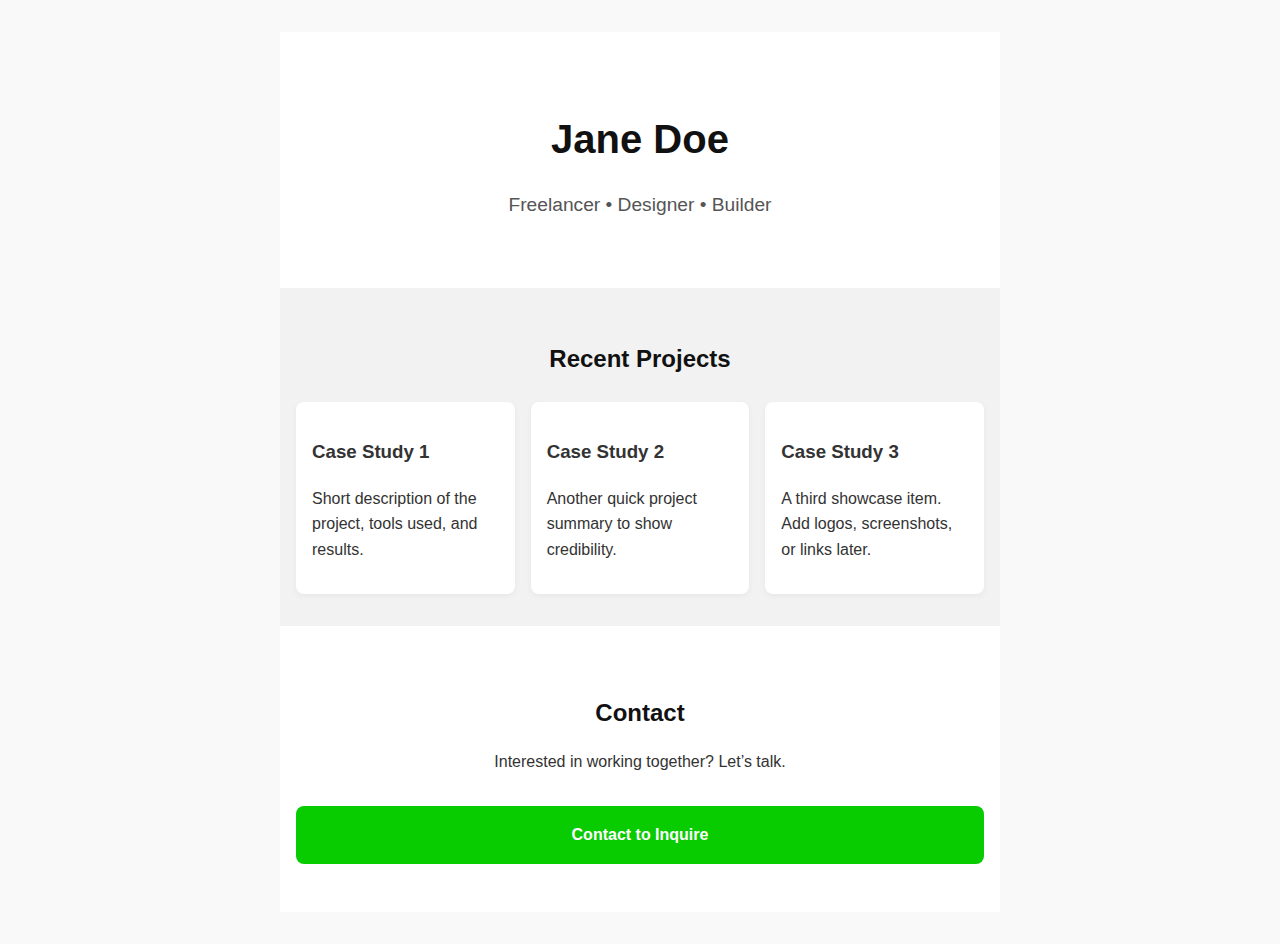
<file: index.html>
<!DOCTYPE html>
<html lang="en">
<head>
  <meta charset="UTF-8">
  <meta name="viewport" content="width=device-width, initial-scale=1">
  <title>Portfolio Website Starter — Digital Flip</title>
  <link rel="stylesheet" href="styles.css">
</head>
<body>
  <!-- HERO -->
  <header class="hero">
    <h1>Jane Doe</h1>
    <p class="tagline">Freelancer • Designer • Builder</p>
  </header>

  <!-- PROJECTS -->
  <section class="projects">
    <h2>Recent Projects</h2>
    <div class="project-grid">
      <div class="project-card">
        <h3>Case Study 1</h3>
        <p>Short description of the project, tools used, and results.</p>
      </div>
      <div class="project-card">
        <h3>Case Study 2</h3>
        <p>Another quick project summary to show credibility.</p>
      </div>
      <div class="project-card">
        <h3>Case Study 3</h3>
        <p>A third showcase item. Add logos, screenshots, or links later.</p>
      </div>
    </div>
  </section>

  <!-- CONTACT -->
  <section class="contact">
    <h2>Contact</h2>
    <p>Interested in working together? Let’s talk.</p>
    <div class="cta">
      <a href="mailto:you@email.com?subject=Portfolio Inquiry">Contact to Inquire</a>
    </div>
  </section>
</body>
</html>
</file>
<file: styles.css>
body {
  font-family: -apple-system, BlinkMacSystemFont, sans-serif;
  margin: 2rem auto;
  max-width: 720px;
  line-height: 1.6;
  background: #f9f9f9;
  color: #333;
}
h1, h2 { color: #111; margin-bottom: 0.5rem; }
ul { padding-left: 1.2rem; }

/* Hero */
.hero { text-align: center; padding: 3rem 1rem; background: #fff; }
.hero h1 { font-size: 2.5rem; margin-bottom: 0.5rem; }
.hero .tagline { font-size: 1.2rem; color: #555; }

/* Projects */
.projects { padding: 2rem 1rem; background: #f2f2f2; }
.projects h2 { text-align: center; margin-bottom: 1.5rem; }
.project-grid { display: grid; grid-template-columns: repeat(auto-fit, minmax(200px, 1fr)); gap: 1rem; }
.project-card { background: #fff; padding: 1rem; border-radius: 8px; box-shadow: 0 2px 6px rgba(0,0,0,0.05); }

/* Contact */
.contact { text-align: center; padding: 3rem 1rem; background: #fff; }
.cta { margin-top: 2rem; padding: 1rem; background: #08CB00; color: #fff; text-align: center; border-radius: 8px; font-weight: bold; }
.cta a { color: #fff; text-decoration: none; }
</file>
